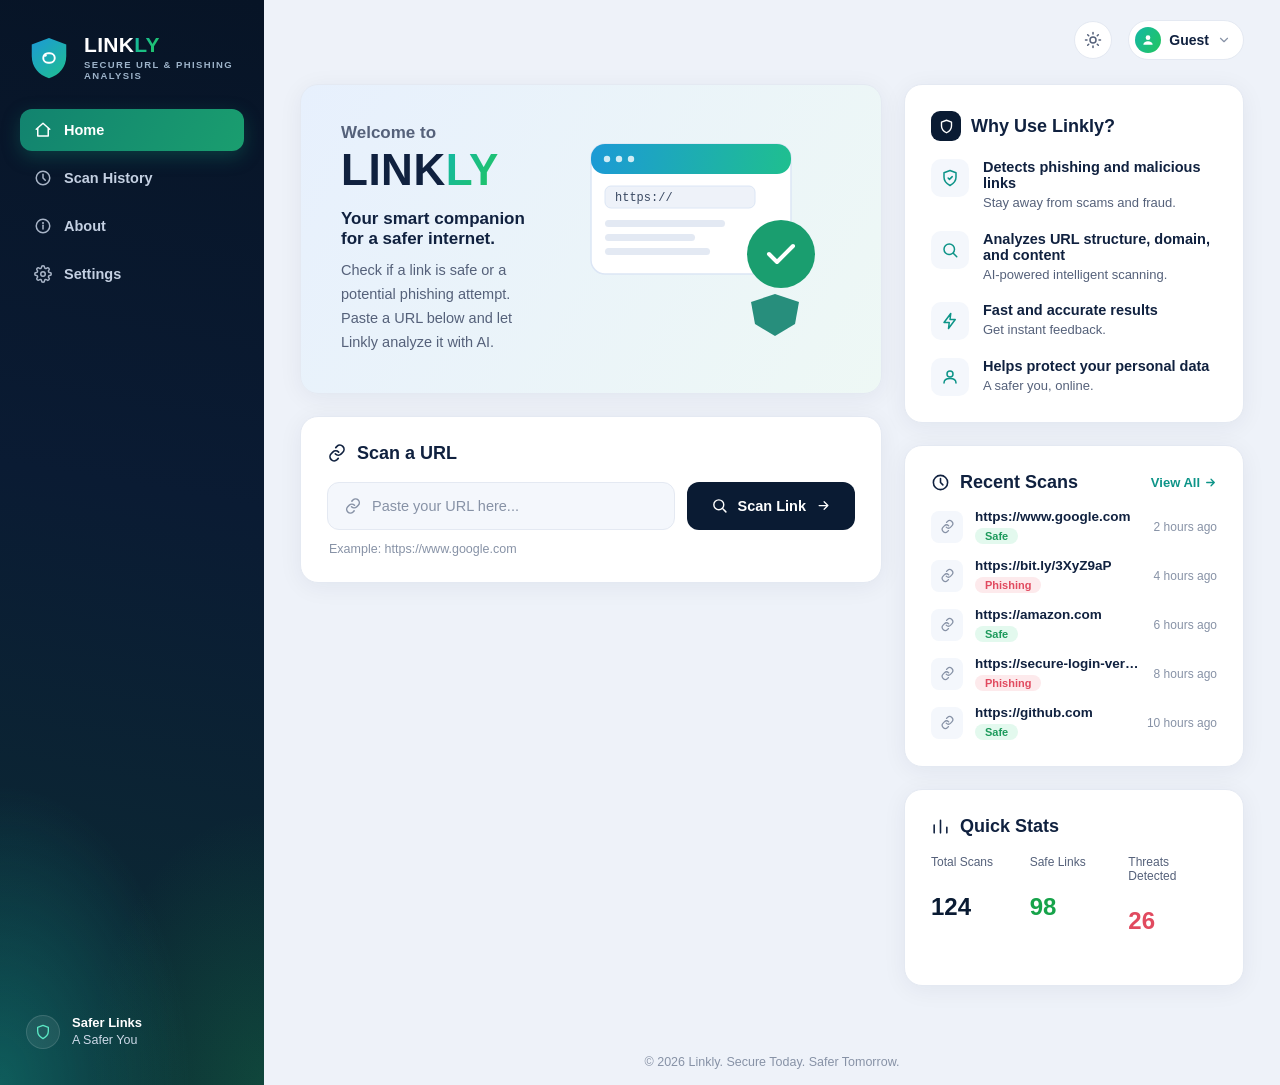
<file: Frontend/index.html>
<!DOCTYPE html>
<html lang="en">
<head>
<meta charset="UTF-8" />
<meta name="viewport" content="width=device-width, initial-scale=1.0" />
<title>Linkly — Secure URL &amp; Phishing Analysis</title>
<link rel="stylesheet" href="styles.css" />
</head>
<body>
<div class="app-shell">

  <!-- ================= SIDEBAR ================= -->
  <aside class="sidebar">
    <div class="brand">
      <svg class="brand-mark" viewBox="0 0 48 48" fill="none" xmlns="http://www.w3.org/2000/svg">
        <path d="M24 3L42 10V22C42 33.5 34.8 42 24 45C13.2 42 6 33.5 6 22V10L24 3Z" fill="url(#shieldGrad)"/>
        <path d="M18 24C18 21.2 20.2 19 23 19H25C27.8 19 30 21.2 30 24V24C30 26.8 27.8 29 25 29H23C20.2 29 18 26.8 18 24Z" stroke="white" stroke-width="2" fill="none"/>
        <circle cx="20" cy="21" r="1.6" fill="white"/>
        <defs>
          <linearGradient id="shieldGrad" x1="6" y1="3" x2="42" y2="45" gradientUnits="userSpaceOnUse">
            <stop stop-color="#1c9ad6"/>
            <stop offset="1" stop-color="#1fbf8f"/>
          </linearGradient>
        </defs>
      </svg>
      <div class="brand-text">
        <span class="brand-name">LINK<span class="accent">LY</span></span>
        <span class="brand-tag">SECURE URL &amp; PHISHING ANALYSIS</span>
      </div>
    </div>

    <nav class="nav">
      <a href="index.html" class="nav-item active">
        <svg width="18" height="18" viewBox="0 0 24 24" fill="none" stroke="currentColor" stroke-width="2" stroke-linecap="round" stroke-linejoin="round"><path d="M3 11l9-8 9 8"/><path d="M5 10v10h14V10"/></svg>
        Home
      </a>
      <a href="history.html" class="nav-item">
        <svg width="18" height="18" viewBox="0 0 24 24" fill="none" stroke="currentColor" stroke-width="2" stroke-linecap="round" stroke-linejoin="round"><circle cx="12" cy="12" r="9"/><path d="M12 7v5l3 3"/></svg>
        Scan History
      </a>
      <a href="about.html" class="nav-item">
        <svg width="18" height="18" viewBox="0 0 24 24" fill="none" stroke="currentColor" stroke-width="2" stroke-linecap="round" stroke-linejoin="round"><circle cx="12" cy="12" r="9"/><path d="M12 16v-5"/><circle cx="12" cy="8" r="0.5" fill="currentColor"/></svg>
        About
      </a>
      <a href="settings.html" class="nav-item">
        <svg width="18" height="18" viewBox="0 0 24 24" fill="none" stroke="currentColor" stroke-width="2" stroke-linecap="round" stroke-linejoin="round"><circle cx="12" cy="12" r="3"/><path d="M19.4 15a1.7 1.7 0 00.34 1.87l.06.06a2 2 0 11-2.83 2.83l-.06-.06a1.7 1.7 0 00-1.87-.34 1.7 1.7 0 00-1 1.55V21a2 2 0 11-4 0v-.09a1.7 1.7 0 00-1-1.55 1.7 1.7 0 00-1.87.34l-.06.06a2 2 0 11-2.83-2.83l.06-.06a1.7 1.7 0 00.34-1.87 1.7 1.7 0 00-1.55-1H3a2 2 0 110-4h.09a1.7 1.7 0 001.55-1 1.7 1.7 0 00-.34-1.87l-.06-.06a2 2 0 112.83-2.83l.06.06a1.7 1.7 0 001.87.34H9a1.7 1.7 0 001-1.55V3a2 2 0 114 0v.09a1.7 1.7 0 001 1.55 1.7 1.7 0 001.87-.34l.06-.06a2 2 0 112.83 2.83l-.06.06a1.7 1.7 0 00-.34 1.87V9a1.7 1.7 0 001.55 1H21a2 2 0 110 4h-.09a1.7 1.7 0 00-1.55 1z"/></svg>
        Settings
      </a>
    </nav>

    <div class="sidebar-footer">
      <div class="foot-icon">
        <svg width="16" height="16" viewBox="0 0 24 24" fill="none" stroke="#5be8c4" stroke-width="2" stroke-linecap="round" stroke-linejoin="round"><path d="M12 2l8 3v6c0 5-3.4 8.5-8 11-4.6-2.5-8-6-8-11V5l8-3z"/></svg>
      </div>
      <div class="foot-copy">
        <strong>Safer Links</strong>
        A Safer You
      </div>
    </div>
  </aside>

  <!-- ================= MAIN ================= -->
  <div class="main">

    <header class="topbar">
      <button class="icon-btn" id="themeToggle" title="Toggle theme" aria-label="Toggle theme">
        <svg width="18" height="18" viewBox="0 0 24 24" fill="none" stroke="currentColor" stroke-width="2" stroke-linecap="round" stroke-linejoin="round"><circle cx="12" cy="12" r="4"/><path d="M12 2v2M12 20v2M4.9 4.9l1.4 1.4M17.7 17.7l1.4 1.4M2 12h2M20 12h2M4.9 19.1l1.4-1.4M17.7 6.3l1.4-1.4"/></svg>
      </button>
      <div class="user-chip">
        <span class="avatar">
          <svg width="14" height="14" viewBox="0 0 24 24" fill="currentColor"><circle cx="12" cy="8" r="4"/><path d="M4 20c0-4 3.6-6 8-6s8 2 8 6"/></svg>
        </span>
        Guest
        <svg class="chevron" width="14" height="14" viewBox="0 0 24 24" fill="none" stroke="currentColor" stroke-width="2" stroke-linecap="round" stroke-linejoin="round"><path d="M6 9l6 6 6-6"/></svg>
      </div>
    </header>

    <main class="content">
      <section class="col-main">

        <!-- Hero -->
        <div class="hero">
          <div class="hero-copy">
            <p class="hero-eyebrow">Welcome to</p>
            <h1 class="hero-logo">LINK<span class="accent">LY</span></h1>
            <p class="hero-sub">Your smart companion for a safer internet.</p>
            <p class="hero-desc">Check if a link is safe or a potential phishing attempt. Paste a URL below and let Linkly analyze it with AI.</p>
          </div>
          <svg class="hero-art" viewBox="0 0 260 210" fill="none" xmlns="http://www.w3.org/2000/svg">
            <rect x="10" y="10" width="200" height="130" rx="14" fill="#ffffff" stroke="#dce6f5" stroke-width="1.5"/>
            <rect x="10" y="10" width="200" height="30" rx="14" fill="url(#browserBar)"/>
            <circle cx="26" cy="25" r="3.2" fill="#ffffffcc"/>
            <circle cx="38" cy="25" r="3.2" fill="#ffffffcc"/>
            <circle cx="50" cy="25" r="3.2" fill="#ffffffcc"/>
            <rect x="24" y="52" width="150" height="22" rx="6" fill="#eef2f9" stroke="#dce6f5"/>
            <text x="34" y="67" font-family="monospace" font-size="12" fill="#3b4a63">https://</text>
            <rect x="24" y="86" width="120" height="7" rx="3.5" fill="#e3e9f3"/>
            <rect x="24" y="100" width="90" height="7" rx="3.5" fill="#e3e9f3"/>
            <rect x="24" y="114" width="105" height="7" rx="3.5" fill="#e3e9f3"/>
            <circle cx="200" cy="120" r="34" fill="#1a9e6f"/>
            <path d="M188 120l8 8 16-16" stroke="white" stroke-width="4" stroke-linecap="round" stroke-linejoin="round" fill="none"/>
            <path d="M170 168l24-8 24 8-4 22-20 12-20-12-4-22z" fill="#12836f" opacity="0.9"/>
            <defs>
              <linearGradient id="browserBar" x1="10" y1="10" x2="210" y2="40" gradientUnits="userSpaceOnUse">
                <stop stop-color="#1c9ad6"/>
                <stop offset="1" stop-color="#1fbf8f"/>
              </linearGradient>
            </defs>
          </svg>
        </div>

        <!-- Scan a URL -->
        <div class="card">
          <h2 class="card-title">
            <svg width="20" height="20" viewBox="0 0 24 24" fill="none" stroke="currentColor" stroke-width="2" stroke-linecap="round" stroke-linejoin="round"><path d="M10 13a5 5 0 007.07 0l1.93-1.93a5 5 0 00-7.07-7.07L10.5 5.5"/><path d="M14 11a5 5 0 00-7.07 0L5 12.93a5 5 0 007.07 7.07L13.5 18.5"/></svg>
            Scan a URL
          </h2>
          <form class="scan-row" id="scanForm">
            <label class="scan-input-wrap" for="urlInput">
              <svg width="18" height="18" viewBox="0 0 24 24" fill="none" stroke="currentColor" stroke-width="2" stroke-linecap="round" stroke-linejoin="round"><path d="M10 13a5 5 0 007.07 0l1.93-1.93a5 5 0 00-7.07-7.07L10.5 5.5"/><path d="M14 11a5 5 0 00-7.07 0L5 12.93a5 5 0 007.07 7.07L13.5 18.5"/></svg>
              <input type="text" id="urlInput" placeholder="Paste your URL here..." autocomplete="off" />
            </label>
            <button type="submit" class="btn-primary">
              <svg width="17" height="17" viewBox="0 0 24 24" fill="none" stroke="currentColor" stroke-width="2" stroke-linecap="round" stroke-linejoin="round"><circle cx="11" cy="11" r="7"/><path d="M21 21l-4.3-4.3"/></svg>
              Scan Link
              <svg width="15" height="15" viewBox="0 0 24 24" fill="none" stroke="currentColor" stroke-width="2" stroke-linecap="round" stroke-linejoin="round"><path d="M5 12h14M13 6l6 6-6 6"/></svg>
            </button>
          </form>
          <p class="example-hint">Example: https://www.google.com</p>
        </div>

        <!-- Scan Result (hidden until a real scan runs) -->
        <div class="card" id="scanResultCard" style="display: none;">
          <h2 class="card-title">
            <span class="icon-badge">
              <svg width="15" height="15" viewBox="0 0 24 24" fill="none" stroke="currentColor" stroke-width="2.4" stroke-linecap="round" stroke-linejoin="round"><path d="M5 13l4 4L19 7"/></svg>
            </span>
            Scan Result
          </h2>

          <div class="result-banner safe">
            <span class="badge-icon">
              <svg width="16" height="16" viewBox="0 0 24 24" fill="none" stroke="currentColor" stroke-width="2.4" stroke-linecap="round" stroke-linejoin="round"><path d="M5 13l4 4L19 7"/></svg>
            </span>
            <div>
              <h3>This Link Looks Safe!</h3>
              <p>No suspicious activity detected. This URL appears to be legitimate.</p>
            </div>
          </div>

          <div class="result-details">
            <div class="detail-row">
              <span class="label">URL</span>
              <span class="value"><a href="#">https://www.google.com ↗</a></span>
            </div>
            <div class="detail-row">
              <span class="label">Domain</span>
              <span class="value">www.google.com</span>
            </div>
            <div class="detail-row">
              <span class="label">Risk Level</span>
              <span class="value"><span class="pill low">Low</span></span>
            </div>
            <div class="detail-row">
              <span class="label">Reason</span>
              <span class="value">
                <ul class="reason-list">
                  <li><svg width="15" height="15" viewBox="0 0 24 24" fill="none" stroke="currentColor" stroke-width="2.4" stroke-linecap="round" stroke-linejoin="round"><path d="M5 13l4 4L19 7"/></svg> Uses a trusted domain (Google)</li>
                  <li><svg width="15" height="15" viewBox="0 0 24 24" fill="none" stroke="currentColor" stroke-width="2.4" stroke-linecap="round" stroke-linejoin="round"><path d="M5 13l4 4L19 7"/></svg> Contains no suspicious keywords</li>
                  <li><svg width="15" height="15" viewBox="0 0 24 24" fill="none" stroke="currentColor" stroke-width="2.4" stroke-linecap="round" stroke-linejoin="round"><path d="M5 13l4 4L19 7"/></svg> Valid SSL certificate</li>
                </ul>
              </span>
            </div>
          </div>

          <div class="result-footer safe">
            <span class="dash">-----</span>
            <svg width="16" height="16" viewBox="0 0 24 24" fill="none" stroke="currentColor" stroke-width="2.4" stroke-linecap="round" stroke-linejoin="round"><path d="M5 13l4 4L19 7"/></svg>
            Safe to Visit
            <span class="dash">-----</span>
          </div>
        </div>
      </section>

      <!-- Sidebar column -->
      <section class="col-side">
        <div class="card">
          <h2 class="card-title">
            <span class="icon-badge">
              <svg width="15" height="15" viewBox="0 0 24 24" fill="none" stroke="currentColor" stroke-width="2.2" stroke-linecap="round" stroke-linejoin="round"><path d="M12 2l8 3v6c0 5-3.4 8.5-8 11-4.6-2.5-8-6-8-11V5l8-3z"/></svg>
            </span>
            Why Use Linkly?
          </h2>
          <div class="why-list">
            <div class="why-item">
              <span class="why-icon"><svg width="18" height="18" viewBox="0 0 24 24" fill="none" stroke="currentColor" stroke-width="2" stroke-linecap="round" stroke-linejoin="round"><path d="M12 2l8 3v6c0 5-3.4 8.5-8 11-4.6-2.5-8-6-8-11V5l8-3z"/><path d="M9.5 12l1.8 1.8L15 10.2"/></svg></span>
              <div>
                <h4>Detects phishing and malicious links</h4>
                <p>Stay away from scams and fraud.</p>
              </div>
            </div>
            <div class="why-item">
              <span class="why-icon"><svg width="18" height="18" viewBox="0 0 24 24" fill="none" stroke="currentColor" stroke-width="2" stroke-linecap="round" stroke-linejoin="round"><circle cx="11" cy="11" r="7"/><path d="M21 21l-4.3-4.3"/></svg></span>
              <div>
                <h4>Analyzes URL structure, domain, and content</h4>
                <p>AI-powered intelligent scanning.</p>
              </div>
            </div>
            <div class="why-item">
              <span class="why-icon"><svg width="18" height="18" viewBox="0 0 24 24" fill="none" stroke="currentColor" stroke-width="2" stroke-linecap="round" stroke-linejoin="round"><path d="M13 2L4 14h7l-1 8 9-12h-7l1-8z"/></svg></span>
              <div>
                <h4>Fast and accurate results</h4>
                <p>Get instant feedback.</p>
              </div>
            </div>
            <div class="why-item">
              <span class="why-icon"><svg width="18" height="18" viewBox="0 0 24 24" fill="none" stroke="currentColor" stroke-width="2" stroke-linecap="round" stroke-linejoin="round"><circle cx="12" cy="8" r="4"/><path d="M4 20c0-4 3.6-6 8-6s8 2 8 6"/></svg></span>
              <div>
                <h4>Helps protect your personal data</h4>
                <p>A safer you, online.</p>
              </div>
            </div>
          </div>
        </div>

        <div class="card">
          <div class="card-header-row">
            <h2 class="card-title">
              <svg width="19" height="19" viewBox="0 0 24 24" fill="none" stroke="currentColor" stroke-width="2" stroke-linecap="round" stroke-linejoin="round"><circle cx="12" cy="12" r="9"/><path d="M12 7v5l3 3"/></svg>
              Recent Scans
            </h2>
            <a href="history.html" class="view-all">View All
              <svg width="13" height="13" viewBox="0 0 24 24" fill="none" stroke="currentColor" stroke-width="2.4" stroke-linecap="round" stroke-linejoin="round"><path d="M5 12h14M13 6l6 6-6 6"/></svg>
            </a>
          </div>
          <div class="scan-list">
            <div class="scan-list-item">
              <span class="link-icon"><svg width="15" height="15" viewBox="0 0 24 24" fill="none" stroke="currentColor" stroke-width="2" stroke-linecap="round" stroke-linejoin="round"><path d="M10 13a5 5 0 007.07 0l1.93-1.93a5 5 0 00-7.07-7.07L10.5 5.5"/><path d="M14 11a5 5 0 00-7.07 0L5 12.93a5 5 0 007.07 7.07L13.5 18.5"/></svg></span>
              <div class="scan-info">
                <span class="scan-url">https://www.google.com</span>
                <span class="badge safe">Safe</span>
              </div>
              <span class="scan-time">2 hours ago</span>
            </div>
            <div class="scan-list-item">
              <span class="link-icon"><svg width="15" height="15" viewBox="0 0 24 24" fill="none" stroke="currentColor" stroke-width="2" stroke-linecap="round" stroke-linejoin="round"><path d="M10 13a5 5 0 007.07 0l1.93-1.93a5 5 0 00-7.07-7.07L10.5 5.5"/><path d="M14 11a5 5 0 00-7.07 0L5 12.93a5 5 0 007.07 7.07L13.5 18.5"/></svg></span>
              <div class="scan-info">
                <span class="scan-url">https://bit.ly/3XyZ9aP</span>
                <span class="badge risk">Phishing</span>
              </div>
              <span class="scan-time">4 hours ago</span>
            </div>
            <div class="scan-list-item">
              <span class="link-icon"><svg width="15" height="15" viewBox="0 0 24 24" fill="none" stroke="currentColor" stroke-width="2" stroke-linecap="round" stroke-linejoin="round"><path d="M10 13a5 5 0 007.07 0l1.93-1.93a5 5 0 00-7.07-7.07L10.5 5.5"/><path d="M14 11a5 5 0 00-7.07 0L5 12.93a5 5 0 007.07 7.07L13.5 18.5"/></svg></span>
              <div class="scan-info">
                <span class="scan-url">https://amazon.com</span>
                <span class="badge safe">Safe</span>
              </div>
              <span class="scan-time">6 hours ago</span>
            </div>
            <div class="scan-list-item">
              <span class="link-icon"><svg width="15" height="15" viewBox="0 0 24 24" fill="none" stroke="currentColor" stroke-width="2" stroke-linecap="round" stroke-linejoin="round"><path d="M10 13a5 5 0 007.07 0l1.93-1.93a5 5 0 00-7.07-7.07L10.5 5.5"/><path d="M14 11a5 5 0 00-7.07 0L5 12.93a5 5 0 007.07 7.07L13.5 18.5"/></svg></span>
              <div class="scan-info">
                <span class="scan-url">https://secure-login-verify-account.com</span>
                <span class="badge risk">Phishing</span>
              </div>
              <span class="scan-time">8 hours ago</span>
            </div>
            <div class="scan-list-item">
              <span class="link-icon"><svg width="15" height="15" viewBox="0 0 24 24" fill="none" stroke="currentColor" stroke-width="2" stroke-linecap="round" stroke-linejoin="round"><path d="M10 13a5 5 0 007.07 0l1.93-1.93a5 5 0 00-7.07-7.07L10.5 5.5"/><path d="M14 11a5 5 0 00-7.07 0L5 12.93a5 5 0 007.07 7.07L13.5 18.5"/></svg></span>
              <div class="scan-info">
                <span class="scan-url">https://github.com</span>
                <span class="badge safe">Safe</span>
              </div>
              <span class="scan-time">10 hours ago</span>
            </div>
          </div>
        </div>

        <div class="card">
          <h2 class="card-title">
            <svg width="19" height="19" viewBox="0 0 24 24" fill="none" stroke="currentColor" stroke-width="2" stroke-linecap="round" stroke-linejoin="round"><path d="M4 20V10M12 20V4M20 20v-7"/></svg>
            Quick Stats
          </h2>
          <div class="stats-row">
            <div class="stat-box total">
              <p class="stat-label">Total Scans</p>
              <p class="stat-value">124</p>
            </div>
            <div class="stat-box safe">
              <p class="stat-label">Safe Links</p>
              <p class="stat-value">98</p>
            </div>
            <div class="stat-box risk">
              <p class="stat-label">Threats Detected</p>
              <p class="stat-value">26</p>
            </div>
          </div>
        </div>
      </section>
    </main>

    <p class="page-footer">© 2026 Linkly. Secure Today. Safer Tomorrow.</p>
  </div>
</div>

<script src="script.js"></script>
</body>
</html>
</file>
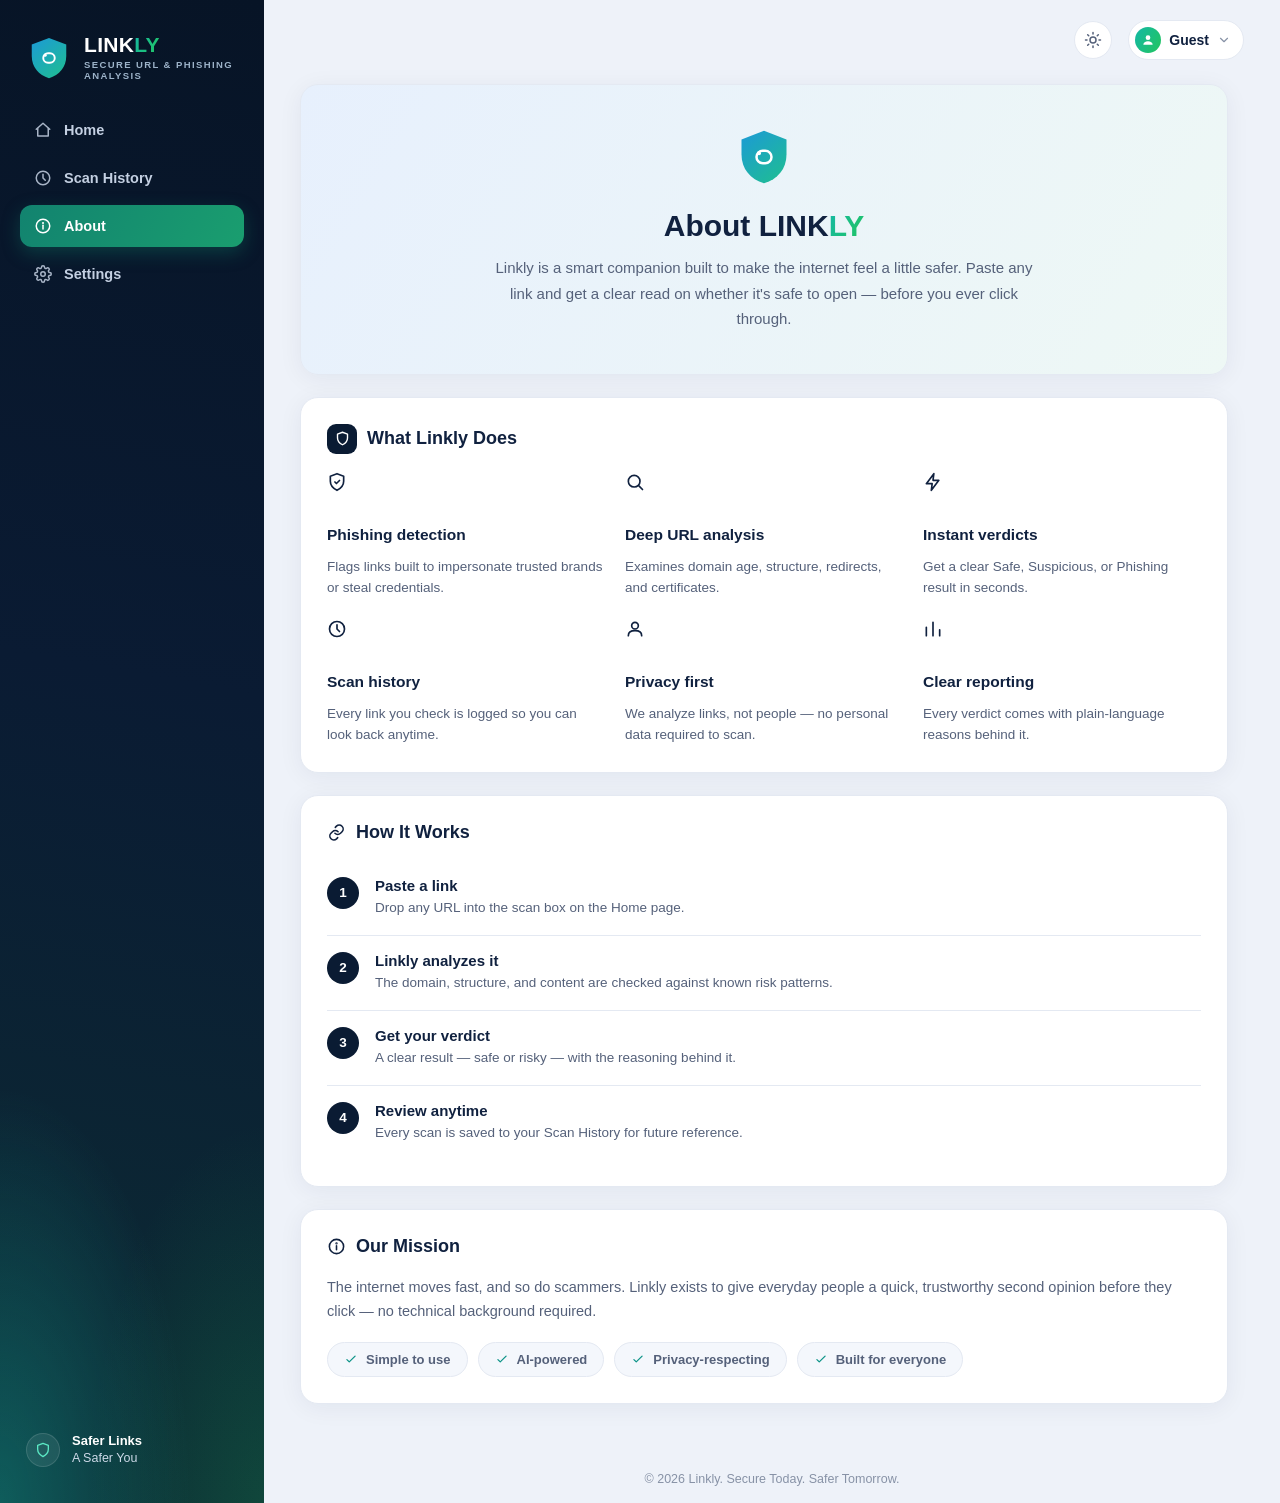
<file: Frontend/about.html>
<!DOCTYPE html>
<html lang="en">
<head>
<meta charset="UTF-8" />
<meta name="viewport" content="width=device-width, initial-scale=1.0" />
<title>About — Linkly</title>
<link rel="stylesheet" href="styles.css" />
</head>
<body>
<div class="app-shell">

  <!-- ================= SIDEBAR ================= -->
  <aside class="sidebar">
    <div class="brand">
      <svg class="brand-mark" viewBox="0 0 48 48" fill="none" xmlns="http://www.w3.org/2000/svg">
        <path d="M24 3L42 10V22C42 33.5 34.8 42 24 45C13.2 42 6 33.5 6 22V10L24 3Z" fill="url(#shieldGrad)"/>
        <path d="M18 24C18 21.2 20.2 19 23 19H25C27.8 19 30 21.2 30 24V24C30 26.8 27.8 29 25 29H23C20.2 29 18 26.8 18 24Z" stroke="white" stroke-width="2" fill="none"/>
        <circle cx="20" cy="21" r="1.6" fill="white"/>
        <defs>
          <linearGradient id="shieldGrad" x1="6" y1="3" x2="42" y2="45" gradientUnits="userSpaceOnUse">
            <stop stop-color="#1c9ad6"/>
            <stop offset="1" stop-color="#1fbf8f"/>
          </linearGradient>
        </defs>
      </svg>
      <div class="brand-text">
        <span class="brand-name">LINK<span class="accent">LY</span></span>
        <span class="brand-tag">SECURE URL &amp; PHISHING ANALYSIS</span>
      </div>
    </div>

    <nav class="nav">
      <a href="index.html" class="nav-item">
        <svg width="18" height="18" viewBox="0 0 24 24" fill="none" stroke="currentColor" stroke-width="2" stroke-linecap="round" stroke-linejoin="round"><path d="M3 11l9-8 9 8"/><path d="M5 10v10h14V10"/></svg>
        Home
      </a>
      <a href="history.html" class="nav-item">
        <svg width="18" height="18" viewBox="0 0 24 24" fill="none" stroke="currentColor" stroke-width="2" stroke-linecap="round" stroke-linejoin="round"><circle cx="12" cy="12" r="9"/><path d="M12 7v5l3 3"/></svg>
        Scan History
      </a>
      <a href="about.html" class="nav-item active">
        <svg width="18" height="18" viewBox="0 0 24 24" fill="none" stroke="currentColor" stroke-width="2" stroke-linecap="round" stroke-linejoin="round"><circle cx="12" cy="12" r="9"/><path d="M12 16v-5"/><circle cx="12" cy="8" r="0.5" fill="currentColor"/></svg>
        About
      </a>
      <a href="settings.html" class="nav-item">
        <svg width="18" height="18" viewBox="0 0 24 24" fill="none" stroke="currentColor" stroke-width="2" stroke-linecap="round" stroke-linejoin="round"><circle cx="12" cy="12" r="3"/><path d="M19.4 15a1.7 1.7 0 00.34 1.87l.06.06a2 2 0 11-2.83 2.83l-.06-.06a1.7 1.7 0 00-1.87-.34 1.7 1.7 0 00-1 1.55V21a2 2 0 11-4 0v-.09a1.7 1.7 0 00-1-1.55 1.7 1.7 0 00-1.87.34l-.06.06a2 2 0 11-2.83-2.83l.06-.06a1.7 1.7 0 00.34-1.87 1.7 1.7 0 00-1.55-1H3a2 2 0 110-4h.09a1.7 1.7 0 001.55-1 1.7 1.7 0 00-.34-1.87l-.06-.06a2 2 0 112.83-2.83l.06.06a1.7 1.7 0 001.87.34H9a1.7 1.7 0 001-1.55V3a2 2 0 114 0v.09a1.7 1.7 0 001 1.55 1.7 1.7 0 001.87-.34l.06-.06a2 2 0 112.83 2.83l-.06.06a1.7 1.7 0 00-.34 1.87V9a1.7 1.7 0 001.55 1H21a2 2 0 110 4h-.09a1.7 1.7 0 00-1.55 1z"/></svg>
        Settings
      </a>
    </nav>

    <div class="sidebar-footer">
      <div class="foot-icon">
        <svg width="16" height="16" viewBox="0 0 24 24" fill="none" stroke="#5be8c4" stroke-width="2" stroke-linecap="round" stroke-linejoin="round"><path d="M12 2l8 3v6c0 5-3.4 8.5-8 11-4.6-2.5-8-6-8-11V5l8-3z"/></svg>
      </div>
      <div class="foot-copy">
        <strong>Safer Links</strong>
        A Safer You
      </div>
    </div>
  </aside>

  <!-- ================= MAIN ================= -->
  <div class="main">

    <header class="topbar">
      <button class="icon-btn" id="themeToggle" title="Toggle theme" aria-label="Toggle theme">
        <svg width="18" height="18" viewBox="0 0 24 24" fill="none" stroke="currentColor" stroke-width="2" stroke-linecap="round" stroke-linejoin="round"><circle cx="12" cy="12" r="4"/><path d="M12 2v2M12 20v2M4.9 4.9l1.4 1.4M17.7 17.7l1.4 1.4M2 12h2M20 12h2M4.9 19.1l1.4-1.4M17.7 6.3l1.4-1.4"/></svg>
      </button>
      <div class="user-chip">
        <span class="avatar">
          <svg width="14" height="14" viewBox="0 0 24 24" fill="currentColor"><circle cx="12" cy="8" r="4"/><path d="M4 20c0-4 3.6-6 8-6s8 2 8 6"/></svg>
        </span>
        Guest
        <svg class="chevron" width="14" height="14" viewBox="0 0 24 24" fill="none" stroke="currentColor" stroke-width="2" stroke-linecap="round" stroke-linejoin="round"><path d="M6 9l6 6 6-6"/></svg>
      </div>
    </header>

    <main class="content single-col">
      <section class="col-main">

        <div class="about-hero">
          <svg class="brand-mark" viewBox="0 0 48 48" fill="none" xmlns="http://www.w3.org/2000/svg">
            <path d="M24 3L42 10V22C42 33.5 34.8 42 24 45C13.2 42 6 33.5 6 22V10L24 3Z" fill="url(#shieldGrad2)"/>
            <path d="M18 24C18 21.2 20.2 19 23 19H25C27.8 19 30 21.2 30 24V24C30 26.8 27.8 29 25 29H23C20.2 29 18 26.8 18 24Z" stroke="white" stroke-width="2" fill="none"/>
            <circle cx="20" cy="21" r="1.6" fill="white"/>
            <defs>
              <linearGradient id="shieldGrad2" x1="6" y1="3" x2="42" y2="45" gradientUnits="userSpaceOnUse">
                <stop stop-color="#1c9ad6"/>
                <stop offset="1" stop-color="#1fbf8f"/>
              </linearGradient>
            </defs>
          </svg>
          <h1>About LINK<span class="accent">LY</span></h1>
          <p>Linkly is a smart companion built to make the internet feel a little safer. Paste any link and get a clear read on whether it's safe to open — before you ever click through.</p>
        </div>

        <div class="card">
          <h2 class="card-title">
            <span class="icon-badge">
              <svg width="15" height="15" viewBox="0 0 24 24" fill="none" stroke="currentColor" stroke-width="2.2" stroke-linecap="round" stroke-linejoin="round"><path d="M12 2l8 3v6c0 5-3.4 8.5-8 11-4.6-2.5-8-6-8-11V5l8-3z"/></svg>
            </span>
            What Linkly Does
          </h2>
          <div class="about-grid">
            <div class="about-feature">
              <span class="why-icon"><svg width="20" height="20" viewBox="0 0 24 24" fill="none" stroke="currentColor" stroke-width="2" stroke-linecap="round" stroke-linejoin="round"><path d="M12 2l8 3v6c0 5-3.4 8.5-8 11-4.6-2.5-8-6-8-11V5l8-3z"/><path d="M9.5 12l1.8 1.8L15 10.2"/></svg></span>
              <h4>Phishing detection</h4>
              <p>Flags links built to impersonate trusted brands or steal credentials.</p>
            </div>
            <div class="about-feature">
              <span class="why-icon"><svg width="20" height="20" viewBox="0 0 24 24" fill="none" stroke="currentColor" stroke-width="2" stroke-linecap="round" stroke-linejoin="round"><circle cx="11" cy="11" r="7"/><path d="M21 21l-4.3-4.3"/></svg></span>
              <h4>Deep URL analysis</h4>
              <p>Examines domain age, structure, redirects, and certificates.</p>
            </div>
            <div class="about-feature">
              <span class="why-icon"><svg width="20" height="20" viewBox="0 0 24 24" fill="none" stroke="currentColor" stroke-width="2" stroke-linecap="round" stroke-linejoin="round"><path d="M13 2L4 14h7l-1 8 9-12h-7l1-8z"/></svg></span>
              <h4>Instant verdicts</h4>
              <p>Get a clear Safe, Suspicious, or Phishing result in seconds.</p>
            </div>
            <div class="about-feature">
              <span class="why-icon"><svg width="20" height="20" viewBox="0 0 24 24" fill="none" stroke="currentColor" stroke-width="2" stroke-linecap="round" stroke-linejoin="round"><circle cx="12" cy="12" r="9"/><path d="M12 7v5l3 3"/></svg></span>
              <h4>Scan history</h4>
              <p>Every link you check is logged so you can look back anytime.</p>
            </div>
            <div class="about-feature">
              <span class="why-icon"><svg width="20" height="20" viewBox="0 0 24 24" fill="none" stroke="currentColor" stroke-width="2" stroke-linecap="round" stroke-linejoin="round"><circle cx="12" cy="8" r="4"/><path d="M4 20c0-4 3.6-6 8-6s8 2 8 6"/></svg></span>
              <h4>Privacy first</h4>
              <p>We analyze links, not people — no personal data required to scan.</p>
            </div>
            <div class="about-feature">
              <span class="why-icon"><svg width="20" height="20" viewBox="0 0 24 24" fill="none" stroke="currentColor" stroke-width="2" stroke-linecap="round" stroke-linejoin="round"><path d="M4 20V10M12 20V4M20 20v-7"/></svg></span>
              <h4>Clear reporting</h4>
              <p>Every verdict comes with plain-language reasons behind it.</p>
            </div>
          </div>
        </div>

        <div class="card">
          <h2 class="card-title">
            <svg width="19" height="19" viewBox="0 0 24 24" fill="none" stroke="currentColor" stroke-width="2" stroke-linecap="round" stroke-linejoin="round"><path d="M10 13a5 5 0 007.07 0l1.93-1.93a5 5 0 00-7.07-7.07L10.5 5.5"/><path d="M14 11a5 5 0 00-7.07 0L5 12.93a5 5 0 007.07 7.07L13.5 18.5"/></svg>
            How It Works
          </h2>
          <div class="steps-list">
            <div class="step-row">
              <span class="step-num">1</span>
              <div>
                <h4>Paste a link</h4>
                <p>Drop any URL into the scan box on the Home page.</p>
              </div>
            </div>
            <div class="step-row">
              <span class="step-num">2</span>
              <div>
                <h4>Linkly analyzes it</h4>
                <p>The domain, structure, and content are checked against known risk patterns.</p>
              </div>
            </div>
            <div class="step-row">
              <span class="step-num">3</span>
              <div>
                <h4>Get your verdict</h4>
                <p>A clear result — safe or risky — with the reasoning behind it.</p>
              </div>
            </div>
            <div class="step-row">
              <span class="step-num">4</span>
              <div>
                <h4>Review anytime</h4>
                <p>Every scan is saved to your Scan History for future reference.</p>
              </div>
            </div>
          </div>
        </div>

        <div class="card">
          <h2 class="card-title">
            <svg width="19" height="19" viewBox="0 0 24 24" fill="none" stroke="currentColor" stroke-width="2" stroke-linecap="round" stroke-linejoin="round"><circle cx="12" cy="12" r="9"/><path d="M12 16v-5"/><circle cx="12" cy="8" r="0.5" fill="currentColor"/></svg>
            Our Mission
          </h2>
          <p style="color: var(--text-secondary); font-size: 14.5px; line-height: 1.7; margin: 0 0 18px;">
            The internet moves fast, and so do scammers. Linkly exists to give everyday people a quick, trustworthy second opinion before they click — no technical background required.
          </p>
          <div class="tag-row">
            <span class="tag-pill"><svg width="14" height="14" viewBox="0 0 24 24" fill="none" stroke="currentColor" stroke-width="2.2" stroke-linecap="round" stroke-linejoin="round"><path d="M5 13l4 4L19 7"/></svg> Simple to use</span>
            <span class="tag-pill"><svg width="14" height="14" viewBox="0 0 24 24" fill="none" stroke="currentColor" stroke-width="2.2" stroke-linecap="round" stroke-linejoin="round"><path d="M5 13l4 4L19 7"/></svg> AI-powered</span>
            <span class="tag-pill"><svg width="14" height="14" viewBox="0 0 24 24" fill="none" stroke="currentColor" stroke-width="2.2" stroke-linecap="round" stroke-linejoin="round"><path d="M5 13l4 4L19 7"/></svg> Privacy-respecting</span>
            <span class="tag-pill"><svg width="14" height="14" viewBox="0 0 24 24" fill="none" stroke="currentColor" stroke-width="2.2" stroke-linecap="round" stroke-linejoin="round"><path d="M5 13l4 4L19 7"/></svg> Built for everyone</span>
          </div>
        </div>

      </section>
    </main>

    <p class="page-footer">© 2026 Linkly. Secure Today. Safer Tomorrow.</p>
  </div>
</div>

<script src="script.js"></script>
</body>
</html>
</file>
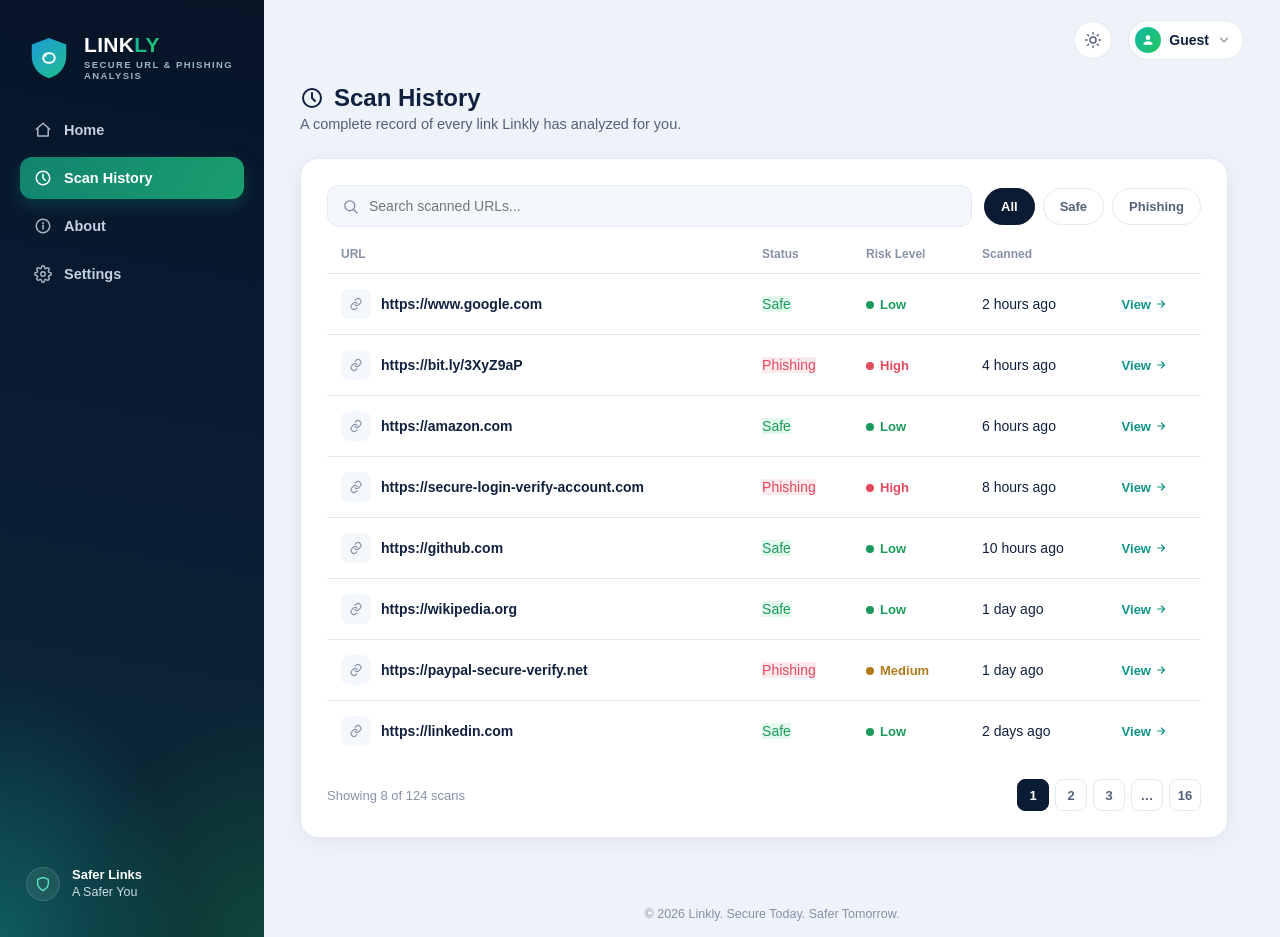
<file: Frontend/history.html>
<!DOCTYPE html>
<html lang="en">
<head>
<meta charset="UTF-8" />
<meta name="viewport" content="width=device-width, initial-scale=1.0" />
<title>Scan History — Linkly</title>
<link rel="stylesheet" href="styles.css" />
</head>
<body>
<div class="app-shell">

  <!-- ================= SIDEBAR ================= -->
  <aside class="sidebar">
    <div class="brand">
      <svg class="brand-mark" viewBox="0 0 48 48" fill="none" xmlns="http://www.w3.org/2000/svg">
        <path d="M24 3L42 10V22C42 33.5 34.8 42 24 45C13.2 42 6 33.5 6 22V10L24 3Z" fill="url(#shieldGrad)"/>
        <path d="M18 24C18 21.2 20.2 19 23 19H25C27.8 19 30 21.2 30 24V24C30 26.8 27.8 29 25 29H23C20.2 29 18 26.8 18 24Z" stroke="white" stroke-width="2" fill="none"/>
        <circle cx="20" cy="21" r="1.6" fill="white"/>
        <defs>
          <linearGradient id="shieldGrad" x1="6" y1="3" x2="42" y2="45" gradientUnits="userSpaceOnUse">
            <stop stop-color="#1c9ad6"/>
            <stop offset="1" stop-color="#1fbf8f"/>
          </linearGradient>
        </defs>
      </svg>
      <div class="brand-text">
        <span class="brand-name">LINK<span class="accent">LY</span></span>
        <span class="brand-tag">SECURE URL &amp; PHISHING ANALYSIS</span>
      </div>
    </div>

    <nav class="nav">
      <a href="index.html" class="nav-item">
        <svg width="18" height="18" viewBox="0 0 24 24" fill="none" stroke="currentColor" stroke-width="2" stroke-linecap="round" stroke-linejoin="round"><path d="M3 11l9-8 9 8"/><path d="M5 10v10h14V10"/></svg>
        Home
      </a>
      <a href="history.html" class="nav-item active">
        <svg width="18" height="18" viewBox="0 0 24 24" fill="none" stroke="currentColor" stroke-width="2" stroke-linecap="round" stroke-linejoin="round"><circle cx="12" cy="12" r="9"/><path d="M12 7v5l3 3"/></svg>
        Scan History
      </a>
      <a href="about.html" class="nav-item">
        <svg width="18" height="18" viewBox="0 0 24 24" fill="none" stroke="currentColor" stroke-width="2" stroke-linecap="round" stroke-linejoin="round"><circle cx="12" cy="12" r="9"/><path d="M12 16v-5"/><circle cx="12" cy="8" r="0.5" fill="currentColor"/></svg>
        About
      </a>
      <a href="settings.html" class="nav-item">
        <svg width="18" height="18" viewBox="0 0 24 24" fill="none" stroke="currentColor" stroke-width="2" stroke-linecap="round" stroke-linejoin="round"><circle cx="12" cy="12" r="3"/><path d="M19.4 15a1.7 1.7 0 00.34 1.87l.06.06a2 2 0 11-2.83 2.83l-.06-.06a1.7 1.7 0 00-1.87-.34 1.7 1.7 0 00-1 1.55V21a2 2 0 11-4 0v-.09a1.7 1.7 0 00-1-1.55 1.7 1.7 0 00-1.87.34l-.06.06a2 2 0 11-2.83-2.83l.06-.06a1.7 1.7 0 00.34-1.87 1.7 1.7 0 00-1.55-1H3a2 2 0 110-4h.09a1.7 1.7 0 001.55-1 1.7 1.7 0 00-.34-1.87l-.06-.06a2 2 0 112.83-2.83l.06.06a1.7 1.7 0 001.87.34H9a1.7 1.7 0 001-1.55V3a2 2 0 114 0v.09a1.7 1.7 0 001 1.55 1.7 1.7 0 001.87-.34l.06-.06a2 2 0 112.83 2.83l-.06.06a1.7 1.7 0 00-.34 1.87V9a1.7 1.7 0 001.55 1H21a2 2 0 110 4h-.09a1.7 1.7 0 00-1.55 1z"/></svg>
        Settings
      </a>
    </nav>

    <div class="sidebar-footer">
      <div class="foot-icon">
        <svg width="16" height="16" viewBox="0 0 24 24" fill="none" stroke="#5be8c4" stroke-width="2" stroke-linecap="round" stroke-linejoin="round"><path d="M12 2l8 3v6c0 5-3.4 8.5-8 11-4.6-2.5-8-6-8-11V5l8-3z"/></svg>
      </div>
      <div class="foot-copy">
        <strong>Safer Links</strong>
        A Safer You
      </div>
    </div>
  </aside>

  <!-- ================= MAIN ================= -->
  <div class="main">

    <header class="topbar">
      <button class="icon-btn" id="themeToggle" title="Toggle theme" aria-label="Toggle theme">
        <svg width="18" height="18" viewBox="0 0 24 24" fill="none" stroke="currentColor" stroke-width="2" stroke-linecap="round" stroke-linejoin="round"><circle cx="12" cy="12" r="4"/><path d="M12 2v2M12 20v2M4.9 4.9l1.4 1.4M17.7 17.7l1.4 1.4M2 12h2M20 12h2M4.9 19.1l1.4-1.4M17.7 6.3l1.4-1.4"/></svg>
      </button>
      <div class="user-chip">
        <span class="avatar">
          <svg width="14" height="14" viewBox="0 0 24 24" fill="currentColor"><circle cx="12" cy="8" r="4"/><path d="M4 20c0-4 3.6-6 8-6s8 2 8 6"/></svg>
        </span>
        Guest
        <svg class="chevron" width="14" height="14" viewBox="0 0 24 24" fill="none" stroke="currentColor" stroke-width="2" stroke-linecap="round" stroke-linejoin="round"><path d="M6 9l6 6 6-6"/></svg>
      </div>
    </header>

    <main class="content single-col">
      <section class="col-main">

        <div class="page-head">
          <h1>
            <svg width="24" height="24" viewBox="0 0 24 24" fill="none" stroke="currentColor" stroke-width="2" stroke-linecap="round" stroke-linejoin="round"><circle cx="12" cy="12" r="9"/><path d="M12 7v5l3 3"/></svg>
            Scan History
          </h1>
          <p>A complete record of every link Linkly has analyzed for you.</p>
        </div>

        <div class="card">
          <div class="filter-bar" style="margin-bottom: 20px;">
            <label class="search-wrap" for="historySearch">
              <svg width="17" height="17" viewBox="0 0 24 24" fill="none" stroke="currentColor" stroke-width="2" stroke-linecap="round" stroke-linejoin="round"><circle cx="11" cy="11" r="7"/><path d="M21 21l-4.3-4.3"/></svg>
              <input type="text" id="historySearch" placeholder="Search scanned URLs..." />
            </label>
            <div class="filter-chips">
              <button class="chip active all" data-filter="all">All</button>
              <button class="chip" data-filter="safe">Safe</button>
              <button class="chip" data-filter="risk">Phishing</button>
            </div>
          </div>

          <div class="table-wrap">
            <table class="history-table" id="historyTable">
              <thead>
                <tr>
                  <th>URL</th>
                  <th>Status</th>
                  <th>Risk Level</th>
                  <th>Scanned</th>
                  <th></th>
                </tr>
              </thead>
              <tbody>
                <tr data-status="safe">
                  <td><span class="url-cell"><span class="link-icon"><svg width="14" height="14" viewBox="0 0 24 24" fill="none" stroke="currentColor" stroke-width="2" stroke-linecap="round" stroke-linejoin="round"><path d="M10 13a5 5 0 007.07 0l1.93-1.93a5 5 0 00-7.07-7.07L10.5 5.5"/><path d="M14 11a5 5 0 00-7.07 0L5 12.93a5 5 0 007.07 7.07L13.5 18.5"/></svg></span>https://www.google.com</span></td>
                  <td><span class="badge safe">Safe</span></td>
                  <td><span class="risk-dot low">Low</span></td>
                  <td>2 hours ago</td>
                  <td><a href="#" class="row-action">View <svg width="12" height="12" viewBox="0 0 24 24" fill="none" stroke="currentColor" stroke-width="2.4" stroke-linecap="round" stroke-linejoin="round"><path d="M5 12h14M13 6l6 6-6 6"/></svg></a></td>
                </tr>
                <tr data-status="risk">
                  <td><span class="url-cell"><span class="link-icon"><svg width="14" height="14" viewBox="0 0 24 24" fill="none" stroke="currentColor" stroke-width="2" stroke-linecap="round" stroke-linejoin="round"><path d="M10 13a5 5 0 007.07 0l1.93-1.93a5 5 0 00-7.07-7.07L10.5 5.5"/><path d="M14 11a5 5 0 00-7.07 0L5 12.93a5 5 0 007.07 7.07L13.5 18.5"/></svg></span>https://bit.ly/3XyZ9aP</span></td>
                  <td><span class="badge risk">Phishing</span></td>
                  <td><span class="risk-dot high">High</span></td>
                  <td>4 hours ago</td>
                  <td><a href="#" class="row-action">View <svg width="12" height="12" viewBox="0 0 24 24" fill="none" stroke="currentColor" stroke-width="2.4" stroke-linecap="round" stroke-linejoin="round"><path d="M5 12h14M13 6l6 6-6 6"/></svg></a></td>
                </tr>
                <tr data-status="safe">
                  <td><span class="url-cell"><span class="link-icon"><svg width="14" height="14" viewBox="0 0 24 24" fill="none" stroke="currentColor" stroke-width="2" stroke-linecap="round" stroke-linejoin="round"><path d="M10 13a5 5 0 007.07 0l1.93-1.93a5 5 0 00-7.07-7.07L10.5 5.5"/><path d="M14 11a5 5 0 00-7.07 0L5 12.93a5 5 0 007.07 7.07L13.5 18.5"/></svg></span>https://amazon.com</span></td>
                  <td><span class="badge safe">Safe</span></td>
                  <td><span class="risk-dot low">Low</span></td>
                  <td>6 hours ago</td>
                  <td><a href="#" class="row-action">View <svg width="12" height="12" viewBox="0 0 24 24" fill="none" stroke="currentColor" stroke-width="2.4" stroke-linecap="round" stroke-linejoin="round"><path d="M5 12h14M13 6l6 6-6 6"/></svg></a></td>
                </tr>
                <tr data-status="risk">
                  <td><span class="url-cell"><span class="link-icon"><svg width="14" height="14" viewBox="0 0 24 24" fill="none" stroke="currentColor" stroke-width="2" stroke-linecap="round" stroke-linejoin="round"><path d="M10 13a5 5 0 007.07 0l1.93-1.93a5 5 0 00-7.07-7.07L10.5 5.5"/><path d="M14 11a5 5 0 00-7.07 0L5 12.93a5 5 0 007.07 7.07L13.5 18.5"/></svg></span>https://secure-login-verify-account.com</span></td>
                  <td><span class="badge risk">Phishing</span></td>
                  <td><span class="risk-dot high">High</span></td>
                  <td>8 hours ago</td>
                  <td><a href="#" class="row-action">View <svg width="12" height="12" viewBox="0 0 24 24" fill="none" stroke="currentColor" stroke-width="2.4" stroke-linecap="round" stroke-linejoin="round"><path d="M5 12h14M13 6l6 6-6 6"/></svg></a></td>
                </tr>
                <tr data-status="safe">
                  <td><span class="url-cell"><span class="link-icon"><svg width="14" height="14" viewBox="0 0 24 24" fill="none" stroke="currentColor" stroke-width="2" stroke-linecap="round" stroke-linejoin="round"><path d="M10 13a5 5 0 007.07 0l1.93-1.93a5 5 0 00-7.07-7.07L10.5 5.5"/><path d="M14 11a5 5 0 00-7.07 0L5 12.93a5 5 0 007.07 7.07L13.5 18.5"/></svg></span>https://github.com</span></td>
                  <td><span class="badge safe">Safe</span></td>
                  <td><span class="risk-dot low">Low</span></td>
                  <td>10 hours ago</td>
                  <td><a href="#" class="row-action">View <svg width="12" height="12" viewBox="0 0 24 24" fill="none" stroke="currentColor" stroke-width="2.4" stroke-linecap="round" stroke-linejoin="round"><path d="M5 12h14M13 6l6 6-6 6"/></svg></a></td>
                </tr>
                <tr data-status="safe">
                  <td><span class="url-cell"><span class="link-icon"><svg width="14" height="14" viewBox="0 0 24 24" fill="none" stroke="currentColor" stroke-width="2" stroke-linecap="round" stroke-linejoin="round"><path d="M10 13a5 5 0 007.07 0l1.93-1.93a5 5 0 00-7.07-7.07L10.5 5.5"/><path d="M14 11a5 5 0 00-7.07 0L5 12.93a5 5 0 007.07 7.07L13.5 18.5"/></svg></span>https://wikipedia.org</span></td>
                  <td><span class="badge safe">Safe</span></td>
                  <td><span class="risk-dot low">Low</span></td>
                  <td>1 day ago</td>
                  <td><a href="#" class="row-action">View <svg width="12" height="12" viewBox="0 0 24 24" fill="none" stroke="currentColor" stroke-width="2.4" stroke-linecap="round" stroke-linejoin="round"><path d="M5 12h14M13 6l6 6-6 6"/></svg></a></td>
                </tr>
                <tr data-status="risk">
                  <td><span class="url-cell"><span class="link-icon"><svg width="14" height="14" viewBox="0 0 24 24" fill="none" stroke="currentColor" stroke-width="2" stroke-linecap="round" stroke-linejoin="round"><path d="M10 13a5 5 0 007.07 0l1.93-1.93a5 5 0 00-7.07-7.07L10.5 5.5"/><path d="M14 11a5 5 0 00-7.07 0L5 12.93a5 5 0 007.07 7.07L13.5 18.5"/></svg></span>https://paypal-secure-verify.net</span></td>
                  <td><span class="badge risk">Phishing</span></td>
                  <td><span class="risk-dot medium">Medium</span></td>
                  <td>1 day ago</td>
                  <td><a href="#" class="row-action">View <svg width="12" height="12" viewBox="0 0 24 24" fill="none" stroke="currentColor" stroke-width="2.4" stroke-linecap="round" stroke-linejoin="round"><path d="M5 12h14M13 6l6 6-6 6"/></svg></a></td>
                </tr>
                <tr data-status="safe">
                  <td><span class="url-cell"><span class="link-icon"><svg width="14" height="14" viewBox="0 0 24 24" fill="none" stroke="currentColor" stroke-width="2" stroke-linecap="round" stroke-linejoin="round"><path d="M10 13a5 5 0 007.07 0l1.93-1.93a5 5 0 00-7.07-7.07L10.5 5.5"/><path d="M14 11a5 5 0 00-7.07 0L5 12.93a5 5 0 007.07 7.07L13.5 18.5"/></svg></span>https://linkedin.com</span></td>
                  <td><span class="badge safe">Safe</span></td>
                  <td><span class="risk-dot low">Low</span></td>
                  <td>2 days ago</td>
                  <td><a href="#" class="row-action">View <svg width="12" height="12" viewBox="0 0 24 24" fill="none" stroke="currentColor" stroke-width="2.4" stroke-linecap="round" stroke-linejoin="round"><path d="M5 12h14M13 6l6 6-6 6"/></svg></a></td>
                </tr>
              </tbody>
            </table>
          </div>

          <div class="pagination">
            <span>Showing 8 of 124 scans</span>
            <div class="page-btns">
              <button class="page-btn active">1</button>
              <button class="page-btn">2</button>
              <button class="page-btn">3</button>
              <button class="page-btn">…</button>
              <button class="page-btn">16</button>
            </div>
          </div>
        </div>
      </section>
    </main>

    <p class="page-footer">© 2026 Linkly. Secure Today. Safer Tomorrow.</p>
  </div>
</div>

<script src="script.js"></script>
</body>
</html>
</file>
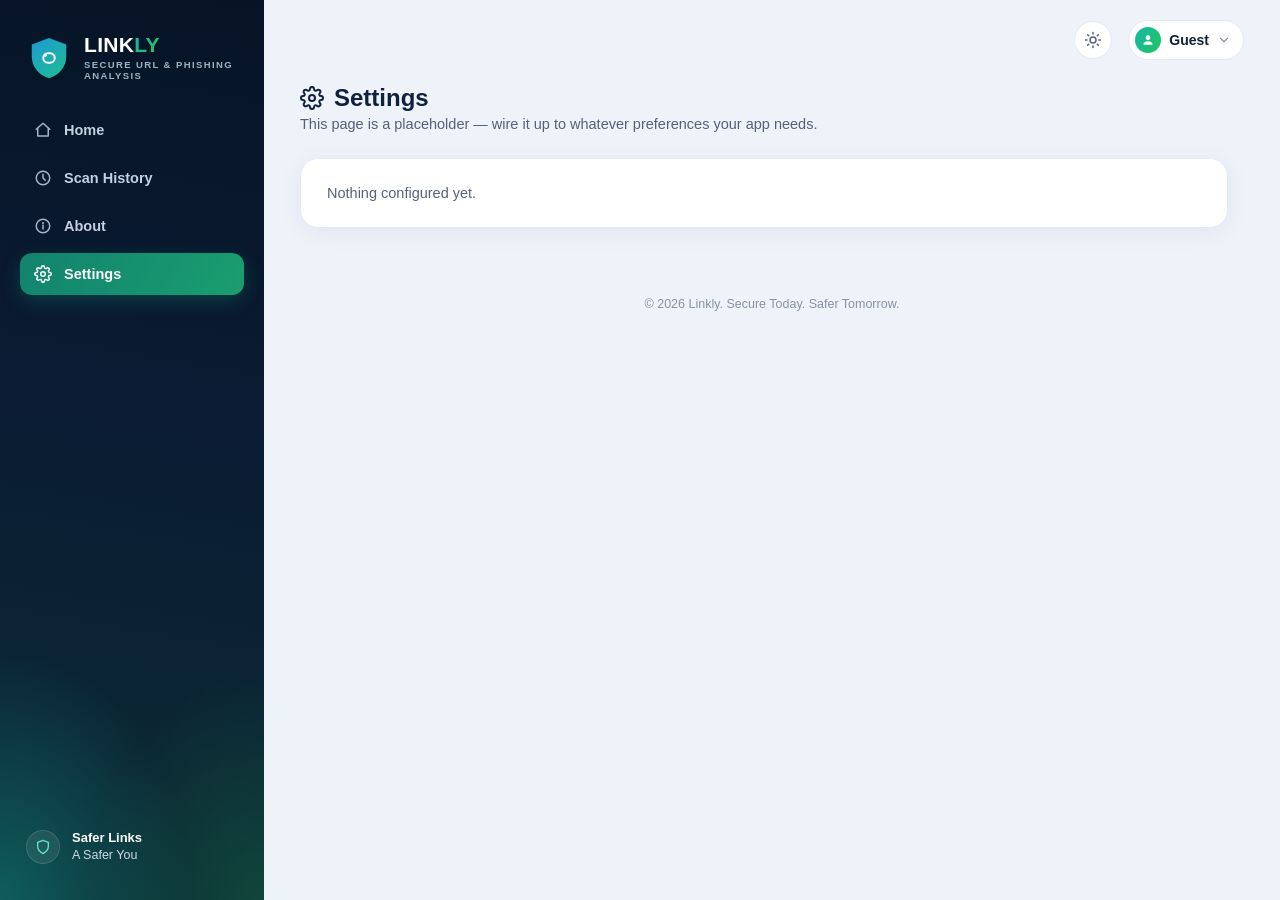
<file: Frontend/settings.html>
<!DOCTYPE html>
<html lang="en">
<head>
<meta charset="UTF-8" />
<meta name="viewport" content="width=device-width, initial-scale=1.0" />
<title>Settings — Linkly</title>
<link rel="stylesheet" href="styles.css" />
</head>
<body>
<div class="app-shell">

  <!-- ================= SIDEBAR ================= -->
  <aside class="sidebar">
    <div class="brand">
      <svg class="brand-mark" viewBox="0 0 48 48" fill="none" xmlns="http://www.w3.org/2000/svg">
        <path d="M24 3L42 10V22C42 33.5 34.8 42 24 45C13.2 42 6 33.5 6 22V10L24 3Z" fill="url(#shieldGrad)"/>
        <path d="M18 24C18 21.2 20.2 19 23 19H25C27.8 19 30 21.2 30 24V24C30 26.8 27.8 29 25 29H23C20.2 29 18 26.8 18 24Z" stroke="white" stroke-width="2" fill="none"/>
        <circle cx="20" cy="21" r="1.6" fill="white"/>
        <defs>
          <linearGradient id="shieldGrad" x1="6" y1="3" x2="42" y2="45" gradientUnits="userSpaceOnUse">
            <stop stop-color="#1c9ad6"/>
            <stop offset="1" stop-color="#1fbf8f"/>
          </linearGradient>
        </defs>
      </svg>
      <div class="brand-text">
        <span class="brand-name">LINK<span class="accent">LY</span></span>
        <span class="brand-tag">SECURE URL &amp; PHISHING ANALYSIS</span>
      </div>
    </div>

    <nav class="nav">
      <a href="index.html" class="nav-item">
        <svg width="18" height="18" viewBox="0 0 24 24" fill="none" stroke="currentColor" stroke-width="2" stroke-linecap="round" stroke-linejoin="round"><path d="M3 11l9-8 9 8"/><path d="M5 10v10h14V10"/></svg>
        Home
      </a>
      <a href="history.html" class="nav-item">
        <svg width="18" height="18" viewBox="0 0 24 24" fill="none" stroke="currentColor" stroke-width="2" stroke-linecap="round" stroke-linejoin="round"><circle cx="12" cy="12" r="9"/><path d="M12 7v5l3 3"/></svg>
        Scan History
      </a>
      <a href="about.html" class="nav-item">
        <svg width="18" height="18" viewBox="0 0 24 24" fill="none" stroke="currentColor" stroke-width="2" stroke-linecap="round" stroke-linejoin="round"><circle cx="12" cy="12" r="9"/><path d="M12 16v-5"/><circle cx="12" cy="8" r="0.5" fill="currentColor"/></svg>
        About
      </a>
      <a href="settings.html" class="nav-item active">
        <svg width="18" height="18" viewBox="0 0 24 24" fill="none" stroke="currentColor" stroke-width="2" stroke-linecap="round" stroke-linejoin="round"><circle cx="12" cy="12" r="3"/><path d="M19.4 15a1.7 1.7 0 00.34 1.87l.06.06a2 2 0 11-2.83 2.83l-.06-.06a1.7 1.7 0 00-1.87-.34 1.7 1.7 0 00-1 1.55V21a2 2 0 11-4 0v-.09a1.7 1.7 0 00-1-1.55 1.7 1.7 0 00-1.87.34l-.06.06a2 2 0 11-2.83-2.83l.06-.06a1.7 1.7 0 00.34-1.87 1.7 1.7 0 00-1.55-1H3a2 2 0 110-4h.09a1.7 1.7 0 001.55-1 1.7 1.7 0 00-.34-1.87l-.06-.06a2 2 0 112.83-2.83l.06.06a1.7 1.7 0 001.87.34H9a1.7 1.7 0 001-1.55V3a2 2 0 114 0v.09a1.7 1.7 0 001 1.55 1.7 1.7 0 001.87-.34l.06-.06a2 2 0 112.83 2.83l-.06.06a1.7 1.7 0 00-.34 1.87V9a1.7 1.7 0 001.55 1H21a2 2 0 110 4h-.09a1.7 1.7 0 00-1.55 1z"/></svg>
        Settings
      </a>
    </nav>

    <div class="sidebar-footer">
      <div class="foot-icon">
        <svg width="16" height="16" viewBox="0 0 24 24" fill="none" stroke="#5be8c4" stroke-width="2" stroke-linecap="round" stroke-linejoin="round"><path d="M12 2l8 3v6c0 5-3.4 8.5-8 11-4.6-2.5-8-6-8-11V5l8-3z"/></svg>
      </div>
      <div class="foot-copy">
        <strong>Safer Links</strong>
        A Safer You
      </div>
    </div>
  </aside>

  <!-- ================= MAIN ================= -->
  <div class="main">

    <header class="topbar">
      <button class="icon-btn" id="themeToggle" title="Toggle theme" aria-label="Toggle theme">
        <svg width="18" height="18" viewBox="0 0 24 24" fill="none" stroke="currentColor" stroke-width="2" stroke-linecap="round" stroke-linejoin="round"><circle cx="12" cy="12" r="4"/><path d="M12 2v2M12 20v2M4.9 4.9l1.4 1.4M17.7 17.7l1.4 1.4M2 12h2M20 12h2M4.9 19.1l1.4-1.4M17.7 6.3l1.4-1.4"/></svg>
      </button>
      <div class="user-chip">
        <span class="avatar">
          <svg width="14" height="14" viewBox="0 0 24 24" fill="currentColor"><circle cx="12" cy="8" r="4"/><path d="M4 20c0-4 3.6-6 8-6s8 2 8 6"/></svg>
        </span>
        Guest
        <svg class="chevron" width="14" height="14" viewBox="0 0 24 24" fill="none" stroke="currentColor" stroke-width="2" stroke-linecap="round" stroke-linejoin="round"><path d="M6 9l6 6 6-6"/></svg>
      </div>
    </header>

    <main class="content single-col">
      <section class="col-main">
        <div class="page-head">
          <h1>
            <svg width="24" height="24" viewBox="0 0 24 24" fill="none" stroke="currentColor" stroke-width="2" stroke-linecap="round" stroke-linejoin="round"><circle cx="12" cy="12" r="3"/><path d="M19.4 15a1.7 1.7 0 00.34 1.87l.06.06a2 2 0 11-2.83 2.83l-.06-.06a1.7 1.7 0 00-1.87-.34 1.7 1.7 0 00-1 1.55V21a2 2 0 11-4 0v-.09a1.7 1.7 0 00-1-1.55 1.7 1.7 0 00-1.87.34l-.06.06a2 2 0 11-2.83-2.83l.06-.06a1.7 1.7 0 00.34-1.87 1.7 1.7 0 00-1.55-1H3a2 2 0 110-4h.09a1.7 1.7 0 001.55-1 1.7 1.7 0 00-.34-1.87l-.06-.06a2 2 0 112.83-2.83l.06.06a1.7 1.7 0 001.87.34H9a1.7 1.7 0 001-1.55V3a2 2 0 114 0v.09a1.7 1.7 0 001 1.55 1.7 1.7 0 001.87-.34l.06-.06a2 2 0 112.83 2.83l-.06.06a1.7 1.7 0 00-.34 1.87V9a1.7 1.7 0 001.55 1H21a2 2 0 110 4h-.09a1.7 1.7 0 00-1.55 1z"/></svg>
            Settings
          </h1>
          <p>This page is a placeholder — wire it up to whatever preferences your app needs.</p>
        </div>
        <div class="card">
          <p style="color: var(--text-secondary); font-size: 14.5px; margin: 0;">Nothing configured yet.</p>
        </div>
      </section>
    </main>

    <p class="page-footer">© 2026 Linkly. Secure Today. Safer Tomorrow.</p>
  </div>
</div>

<script src="script.js"></script>
</body>
</html>
</file>
<file: Frontend/styles.css>
/* ==========================================================================
   Linkly — Secure URL & Phishing Analysis
   Shared stylesheet
   ========================================================================== */

:root {
  --navy-950: #071426;
  --navy-900: #0a1b33;
  --navy-800: #0f2340;
  --navy-700: #14315a;
  --teal-600: #0d9488;
  --teal-500: #14b8a6;
  --green-500: #22c55e;
  --green-600: #16a34a;

  --accent-grad: linear-gradient(120deg, var(--teal-500), var(--green-500));

  --bg-page: #eef2f9;
  --bg-card: #ffffff;
  --bg-hero: #e7f0fd;
  --bg-soft: #f4f7fc;

  --text-primary: #10213f;
  --text-secondary: #55617a;
  --text-muted: #8792a6;

  --border-soft: #e4e9f2;

  --safe-bg: #e3f9ee;
  --safe-text: #1c9a5b;
  --risk-bg: #fdeaec;
  --risk-text: #e14a5f;

  --radius-lg: 18px;
  --radius-md: 12px;
  --radius-sm: 8px;

  --shadow-card: 0 4px 24px rgba(16, 33, 63, 0.06);
  --shadow-pop: 0 8px 30px rgba(16, 33, 63, 0.10);

  --sidebar-w: 264px;
}

[data-theme="dark"] {
  --bg-page: #0b1526;
  --bg-card: #101c33;
  --bg-hero: #10233f;
  --bg-soft: #0d1a2e;
  --text-primary: #eef3fb;
  --text-secondary: #aab4c8;
  --text-muted: #7987a1;
  --border-soft: #1e2c47;
  --safe-bg: #12301f;
  --safe-text: #4fd88a;
  --risk-bg: #351720;
  --risk-text: #f0808f;
  --shadow-card: 0 4px 24px rgba(0, 0, 0, 0.35);
  --shadow-pop: 0 8px 30px rgba(0, 0, 0, 0.45);
}

* { box-sizing: border-box; }

html, body {
  margin: 0;
  padding: 0;
}

body {
  font-family: "Inter", -apple-system, BlinkMacSystemFont, "Segoe UI", sans-serif;
  background: var(--bg-page);
  color: var(--text-primary);
  min-height: 100vh;
  -webkit-font-smoothing: antialiased;
}

a { color: inherit; text-decoration: none; }
ul { list-style: none; margin: 0; padding: 0; }
button { font-family: inherit; }

.app-shell {
  display: grid;
  grid-template-columns: var(--sidebar-w) 1fr;
  min-height: 100vh;
}

/* ---------------- Sidebar ---------------- */

.sidebar {
  position: relative;
  background: linear-gradient(190deg, var(--navy-950) 0%, var(--navy-900) 45%, #0c2c34 100%);
  color: #fff;
  padding: 28px 20px 32px;
  display: flex;
  flex-direction: column;
  overflow: hidden;
}

.sidebar::before {
  content: "";
  position: absolute;
  inset: auto 0 0 0;
  height: 46%;
  background:
    radial-gradient(120% 100% at 0% 100%, rgba(20, 184, 166, 0.35), transparent 60%),
    radial-gradient(120% 100% at 100% 100%, rgba(34, 197, 94, 0.18), transparent 55%);
  pointer-events: none;
}

.brand {
  display: flex;
  align-items: center;
  gap: 12px;
  padding: 6px 6px 28px;
  position: relative;
  z-index: 1;
}

.brand-mark {
  width: 46px;
  height: 46px;
  flex-shrink: 0;
}

.brand-text .brand-name {
  font-size: 21px;
  font-weight: 800;
  letter-spacing: 0.3px;
  line-height: 1;
}

.brand-text .brand-name .accent {
  background: var(--accent-grad);
  -webkit-background-clip: text;
  background-clip: text;
  color: transparent;
}

.brand-text .brand-tag {
  display: block;
  font-size: 9.5px;
  letter-spacing: 1.4px;
  color: #9db3c9;
  margin-top: 3px;
  font-weight: 600;
}

.nav {
  display: flex;
  flex-direction: column;
  gap: 6px;
  position: relative;
  z-index: 1;
}

.nav-item {
  display: flex;
  align-items: center;
  gap: 12px;
  padding: 12px 14px;
  border-radius: var(--radius-md);
  color: #c4d0e2;
  font-size: 14.5px;
  font-weight: 600;
  transition: background 0.15s ease, color 0.15s ease;
}

.nav-item svg { flex-shrink: 0; opacity: 0.85; }

.nav-item:hover {
  background: rgba(255, 255, 255, 0.06);
  color: #fff;
}

.nav-item.active {
  background: linear-gradient(120deg, #12836f, #1a9e6f);
  color: #fff;
  box-shadow: 0 6px 18px rgba(15, 130, 105, 0.35);
}

.nav-item.active svg { opacity: 1; }

.sidebar-footer {
  margin-top: auto;
  position: relative;
  z-index: 1;
  display: flex;
  align-items: center;
  gap: 12px;
  padding: 16px 6px 4px;
}

.sidebar-footer .foot-icon {
  width: 34px;
  height: 34px;
  border-radius: 50%;
  background: rgba(255, 255, 255, 0.08);
  border: 1px solid rgba(255, 255, 255, 0.12);
  display: flex;
  align-items: center;
  justify-content: center;
  flex-shrink: 0;
}

.sidebar-footer .foot-copy {
  font-size: 12.5px;
  line-height: 1.3;
  color: #cdd9e8;
}

.sidebar-footer .foot-copy strong {
  display: block;
  color: #fff;
  font-size: 13px;
}

/* ---------------- Main / Topbar ---------------- */

.main {
  display: flex;
  flex-direction: column;
  min-height: 100vh;
}

.topbar {
  display: flex;
  align-items: center;
  justify-content: flex-end;
  gap: 16px;
  padding: 20px 36px;
}

.icon-btn {
  width: 38px;
  height: 38px;
  border-radius: 50%;
  border: 1px solid var(--border-soft);
  background: var(--bg-card);
  display: flex;
  align-items: center;
  justify-content: center;
  cursor: pointer;
  color: var(--text-secondary);
  transition: background 0.15s ease, color 0.15s ease;
}

.icon-btn:hover { color: var(--teal-600); }

.user-chip {
  display: flex;
  align-items: center;
  gap: 8px;
  padding: 6px 12px 6px 6px;
  border-radius: 999px;
  background: var(--bg-card);
  border: 1px solid var(--border-soft);
  font-weight: 600;
  font-size: 14px;
  color: var(--text-primary);
  cursor: pointer;
}

.user-chip .avatar {
  width: 26px;
  height: 26px;
  border-radius: 50%;
  background: var(--accent-grad);
  display: flex;
  align-items: center;
  justify-content: center;
  color: #fff;
}

.user-chip svg.chevron { color: var(--text-muted); }

.content {
  padding: 4px 36px 48px;
  display: grid;
  grid-template-columns: 1fr 340px;
  gap: 22px;
  align-items: start;
}

.content.single-col {
  grid-template-columns: 1fr;
  max-width: 1000px;
}

.col-main, .col-side {
  display: flex;
  flex-direction: column;
  gap: 22px;
}

/* ---------------- Cards ---------------- */

.card {
  background: var(--bg-card);
  border-radius: var(--radius-lg);
  border: 1px solid var(--border-soft);
  box-shadow: var(--shadow-card);
  padding: 26px;
}

.card-title {
  display: flex;
  align-items: center;
  gap: 10px;
  font-size: 18px;
  font-weight: 800;
  color: var(--text-primary);
  margin: 0 0 18px;
}

.card-title .icon-badge {
  width: 30px;
  height: 30px;
  border-radius: 9px;
  background: var(--navy-900);
  color: #fff;
  display: flex;
  align-items: center;
  justify-content: center;
  flex-shrink: 0;
}

/* ---------------- Hero ---------------- */

.hero {
  background: linear-gradient(120deg, var(--bg-hero), #eef8f5);
  border-radius: var(--radius-lg);
  padding: 38px 40px;
  display: flex;
  align-items: center;
  justify-content: space-between;
  gap: 30px;
  border: 1px solid var(--border-soft);
  box-shadow: var(--shadow-card);
}

.hero-copy { max-width: 560px; }

.hero-eyebrow {
  font-size: 17px;
  font-weight: 700;
  color: var(--text-secondary);
  margin: 0 0 2px;
}

.hero-logo {
  font-size: 44px;
  font-weight: 900;
  letter-spacing: 0.5px;
  color: var(--text-primary);
  margin: 0 0 14px;
}

.hero-logo .accent {
  background: var(--accent-grad);
  -webkit-background-clip: text;
  background-clip: text;
  color: transparent;
}

.hero-sub {
  font-size: 17px;
  font-weight: 700;
  color: var(--text-primary);
  margin: 0 0 10px;
}

.hero-desc {
  font-size: 14.5px;
  line-height: 1.65;
  color: var(--text-secondary);
  margin: 0;
}

.hero-art { flex-shrink: 0; width: 260px; }

/* ---------------- Scan box ---------------- */

.scan-row {
  display: flex;
  gap: 12px;
}

.scan-input-wrap {
  flex: 1;
  display: flex;
  align-items: center;
  gap: 10px;
  border: 1px solid var(--border-soft);
  background: var(--bg-soft);
  border-radius: var(--radius-md);
  padding: 0 16px;
}

.scan-input-wrap svg { color: var(--text-muted); flex-shrink: 0; }

.scan-input-wrap input {
  border: none;
  background: transparent;
  outline: none;
  flex: 1;
  padding: 15px 0;
  font-size: 14.5px;
  color: var(--text-primary);
  font-family: inherit;
}

.scan-input-wrap input::placeholder { color: var(--text-muted); }

.btn-primary {
  display: flex;
  align-items: center;
  gap: 10px;
  background: var(--navy-900);
  color: #fff;
  border: none;
  padding: 0 24px;
  border-radius: var(--radius-md);
  font-weight: 700;
  font-size: 14.5px;
  cursor: pointer;
  transition: background 0.15s ease, transform 0.1s ease;
  white-space: nowrap;
}

.btn-primary:hover { background: var(--navy-800); }
.btn-primary:active { transform: translateY(1px); }

.example-hint {
  font-size: 12.5px;
  color: var(--text-muted);
  margin: 12px 2px 0;
}

/* ---------------- Scan result ---------------- */

.result-banner {
  display: flex;
  align-items: flex-start;
  gap: 14px;
  border-radius: var(--radius-md);
  padding: 18px 20px;
  margin-bottom: 20px;
}

.result-banner.safe { background: var(--safe-bg); }
.result-banner.risk { background: var(--risk-bg); }

.result-banner .badge-icon {
  width: 34px;
  height: 34px;
  border-radius: 50%;
  display: flex;
  align-items: center;
  justify-content: center;
  color: #fff;
  flex-shrink: 0;
}

.result-banner.safe .badge-icon { background: var(--green-600); }
.result-banner.risk .badge-icon { background: #d64457; }

.result-banner h3 {
  margin: 0 0 3px;
  font-size: 16px;
}

.result-banner.safe h3 { color: var(--safe-text); }
.result-banner.risk h3 { color: var(--risk-text); }

.result-banner p {
  margin: 0;
  font-size: 13.5px;
  color: var(--text-secondary);
}

.result-details {
  background: var(--bg-soft);
  border-radius: var(--radius-md);
  padding: 18px 20px;
}

.detail-row {
  display: grid;
  grid-template-columns: 120px 1fr;
  gap: 10px;
  padding: 9px 0;
  font-size: 14px;
  border-bottom: 1px solid var(--border-soft);
}

.detail-row:last-child { border-bottom: none; }

.detail-row .label { color: var(--text-secondary); font-weight: 600; }
.detail-row .value { color: var(--text-primary); }
.detail-row .value a { color: #2f6fed; }

.pill {
  display: inline-flex;
  align-items: center;
  padding: 4px 14px;
  border-radius: 999px;
  font-size: 12.5px;
  font-weight: 700;
  width: fit-content;
}

.pill.low { background: var(--safe-bg); color: var(--safe-text); }
.pill.medium { background: #fff4dd; color: #b3791a; }
.pill.high { background: var(--risk-bg); color: var(--risk-text); }

.reason-list { display: flex; flex-direction: column; gap: 7px; }
.reason-list li {
  display: flex;
  align-items: center;
  gap: 8px;
  color: var(--text-primary);
}
.reason-list li svg { color: var(--green-600); flex-shrink: 0; }
.reason-list.bad li svg { color: var(--risk-text); }

.result-footer {
  margin-top: 18px;
  text-align: center;
  padding: 13px;
  border-radius: 999px;
  font-weight: 700;
  font-size: 13.5px;
  display: flex;
  align-items: center;
  justify-content: center;
  gap: 10px;
}

.result-footer.safe { background: var(--safe-bg); color: var(--safe-text); }
.result-footer.risk { background: var(--risk-bg); color: var(--risk-text); }

.result-footer .dash { color: currentColor; opacity: 0.5; }

/* ---------------- Side cards ---------------- */

.why-list { display: flex; flex-direction: column; gap: 18px; }

.why-item {
  display: flex;
  gap: 14px;
  align-items: flex-start;
}

.why-item .why-icon {
  width: 38px;
  height: 38px;
  border-radius: 10px;
  background: var(--bg-soft);
  color: var(--teal-600);
  display: flex;
  align-items: center;
  justify-content: center;
  flex-shrink: 0;
}

.why-item h4 {
  margin: 0 0 2px;
  font-size: 14.5px;
  color: var(--text-primary);
}

.why-item p {
  margin: 0;
  font-size: 13px;
  color: var(--text-secondary);
  line-height: 1.5;
}

.card-header-row {
  display: flex;
  align-items: center;
  justify-content: space-between;
  margin-bottom: 16px;
}

.card-header-row .card-title { margin-bottom: 0; }

.view-all {
  font-size: 13px;
  font-weight: 700;
  color: var(--teal-600);
  display: flex;
  align-items: center;
  gap: 4px;
}

.scan-list { display: flex; flex-direction: column; gap: 14px; }

.scan-list-item {
  display: flex;
  align-items: center;
  gap: 12px;
}

.scan-list-item .link-icon {
  width: 32px;
  height: 32px;
  border-radius: 8px;
  background: var(--bg-soft);
  color: var(--text-muted);
  display: flex;
  align-items: center;
  justify-content: center;
  flex-shrink: 0;
}

.scan-list-item .scan-info { flex: 1; min-width: 0; }

.scan-list-item .scan-url {
  font-size: 13.5px;
  font-weight: 600;
  color: var(--text-primary);
  white-space: nowrap;
  overflow: hidden;
  text-overflow: ellipsis;
  display: block;
}

.scan-list-item .badge {
  display: inline-block;
  margin-top: 4px;
  padding: 2px 10px;
  border-radius: 999px;
  font-size: 11px;
  font-weight: 700;
}

.badge.safe { background: var(--safe-bg); color: var(--safe-text); }
.badge.risk { background: var(--risk-bg); color: var(--risk-text); }

.scan-list-item .scan-time {
  font-size: 12px;
  color: var(--text-muted);
  white-space: nowrap;
  flex-shrink: 0;
}

.stats-row {
  display: grid;
  grid-template-columns: repeat(3, 1fr);
  gap: 10px;
}

.stat-box {
  text-align: left;
}

.stat-box .stat-label {
  font-size: 12px;
  color: var(--text-secondary);
  margin: 0 0 4px;
}

.stat-box .stat-value {
  font-size: 24px;
  font-weight: 800;
}

.stat-box.total .stat-value { color: var(--navy-900); }
[data-theme="dark"] .stat-box.total .stat-value { color: #eef3fb; }
.stat-box.safe .stat-value { color: var(--green-600); }
.stat-box.risk .stat-value { color: #e14a5f; }

/* ---------------- Footer ---------------- */

.page-footer {
  text-align: center;
  font-size: 12.5px;
  color: var(--text-muted);
  padding: 8px 0 4px;
}

/* ---------------- Page header (History / About) ---------------- */

.page-head {
  margin-bottom: 4px;
}

.page-head h1 {
  font-size: 24px;
  font-weight: 800;
  margin: 0 0 4px;
  display: flex;
  align-items: center;
  gap: 10px;
}

.page-head p {
  margin: 0;
  color: var(--text-secondary);
  font-size: 14.5px;
}

/* ---------------- History page ---------------- */

.filter-bar {
  display: flex;
  align-items: center;
  gap: 12px;
  flex-wrap: wrap;
}

.search-wrap {
  flex: 1;
  min-width: 220px;
  display: flex;
  align-items: center;
  gap: 10px;
  border: 1px solid var(--border-soft);
  background: var(--bg-soft);
  border-radius: var(--radius-md);
  padding: 0 14px;
}

.search-wrap svg { color: var(--text-muted); flex-shrink: 0; }

.search-wrap input {
  border: none;
  background: transparent;
  outline: none;
  flex: 1;
  padding: 12px 0;
  font-size: 14px;
  color: var(--text-primary);
  font-family: inherit;
}

.filter-chips {
  display: flex;
  gap: 8px;
}

.chip {
  padding: 10px 16px;
  border-radius: 999px;
  border: 1px solid var(--border-soft);
  background: var(--bg-card);
  font-size: 13px;
  font-weight: 700;
  color: var(--text-secondary);
  cursor: pointer;
  transition: all 0.15s ease;
}

.chip:hover { color: var(--text-primary); }

.chip.active.all { background: var(--navy-900); color: #fff; border-color: var(--navy-900); }
.chip.active.safe { background: var(--green-600); color: #fff; border-color: var(--green-600); }
.chip.active.risk { background: #d64457; color: #fff; border-color: #d64457; }

.history-table {
  width: 100%;
  border-collapse: collapse;
}

.history-table thead th {
  text-align: left;
  font-size: 12px;
  text-transform: none;
  color: var(--text-muted);
  font-weight: 700;
  padding: 0 14px 12px;
  border-bottom: 1px solid var(--border-soft);
}

.history-table tbody td {
  padding: 15px 14px;
  border-bottom: 1px solid var(--border-soft);
  font-size: 14px;
  vertical-align: middle;
}

.history-table tbody tr:last-child td { border-bottom: none; }
.history-table tbody tr:hover { background: var(--bg-soft); }

.url-cell {
  display: flex;
  align-items: center;
  gap: 10px;
  font-weight: 600;
  color: var(--text-primary);
}

.url-cell .link-icon {
  width: 30px;
  height: 30px;
  border-radius: 8px;
  background: var(--bg-soft);
  color: var(--text-muted);
  display: flex;
  align-items: center;
  justify-content: center;
  flex-shrink: 0;
}

.risk-dot {
  display: inline-flex;
  align-items: center;
  gap: 6px;
  font-size: 13px;
  font-weight: 600;
}

.risk-dot::before {
  content: "";
  width: 8px;
  height: 8px;
  border-radius: 50%;
  background: currentColor;
}

.risk-dot.low { color: var(--safe-text); }
.risk-dot.medium { color: #b3791a; }
.risk-dot.high { color: var(--risk-text); }

.row-action {
  color: var(--teal-600);
  font-weight: 700;
  font-size: 13px;
  display: flex;
  align-items: center;
  gap: 4px;
}

.table-wrap { overflow-x: auto; }

.pagination {
  display: flex;
  align-items: center;
  justify-content: space-between;
  margin-top: 18px;
  font-size: 13px;
  color: var(--text-muted);
}

.page-btns { display: flex; gap: 6px; }

.page-btn {
  width: 32px;
  height: 32px;
  border-radius: 8px;
  border: 1px solid var(--border-soft);
  background: var(--bg-card);
  color: var(--text-secondary);
  font-weight: 700;
  font-size: 13px;
  cursor: pointer;
}

.page-btn.active { background: var(--navy-900); color: #fff; border-color: var(--navy-900); }

/* ---------------- About page ---------------- */

.about-hero {
  background: linear-gradient(120deg, var(--bg-hero), #eef8f5);
  border-radius: var(--radius-lg);
  border: 1px solid var(--border-soft);
  box-shadow: var(--shadow-card);
  padding: 42px 44px;
  text-align: center;
}

.about-hero .brand-mark { width: 60px; height: 60px; margin: 0 auto 18px; }

.about-hero h1 {
  font-size: 30px;
  font-weight: 900;
  margin: 0 0 12px;
}

.about-hero h1 .accent {
  background: var(--accent-grad);
  -webkit-background-clip: text;
  background-clip: text;
  color: transparent;
}

.about-hero p {
  max-width: 560px;
  margin: 0 auto;
  color: var(--text-secondary);
  font-size: 15px;
  line-height: 1.7;
}

.about-grid {
  display: grid;
  grid-template-columns: repeat(3, 1fr);
  gap: 20px;
}

.about-feature {
  display: flex;
  flex-direction: column;
  gap: 12px;
}

.about-feature .why-icon {
  width: 42px;
  height: 42px;
  border-radius: 11px;
}

.about-feature h4 { font-size: 15.5px; margin: 0; }
.about-feature p { font-size: 13.5px; color: var(--text-secondary); line-height: 1.6; margin: 0; }

.steps-list {
  display: flex;
  flex-direction: column;
  gap: 0;
}

.step-row {
  display: flex;
  gap: 16px;
  padding: 16px 0;
  border-bottom: 1px solid var(--border-soft);
}

.step-row:last-child { border-bottom: none; }

.step-num {
  width: 32px;
  height: 32px;
  border-radius: 50%;
  background: var(--navy-900);
  color: #fff;
  font-weight: 800;
  font-size: 13.5px;
  display: flex;
  align-items: center;
  justify-content: center;
  flex-shrink: 0;
}

.step-row h4 { margin: 0 0 4px; font-size: 15px; }
.step-row p { margin: 0; font-size: 13.5px; color: var(--text-secondary); line-height: 1.55; }

.tag-row {
  display: flex;
  flex-wrap: wrap;
  gap: 10px;
}

.tag-pill {
  padding: 9px 16px;
  border-radius: 999px;
  background: var(--bg-soft);
  border: 1px solid var(--border-soft);
  font-size: 13px;
  font-weight: 600;
  color: var(--text-secondary);
  display: flex;
  align-items: center;
  gap: 8px;
}

.tag-pill svg { color: var(--teal-600); }

/* ---------------- Responsive ---------------- */

@media (max-width: 1180px) {
  .content { grid-template-columns: 1fr; }
  .about-grid { grid-template-columns: 1fr 1fr; }
}

@media (max-width: 860px) {
  .app-shell { grid-template-columns: 1fr; }
  .sidebar {
    flex-direction: row;
    align-items: center;
    padding: 16px 18px;
    overflow-x: auto;
  }
  .brand { padding: 0; margin-right: 12px; }
  .brand-text .brand-tag { display: none; }
  .nav { flex-direction: row; }
  .sidebar-footer { display: none; }
  .hero { flex-direction: column; text-align: center; }
  .hero-art { display: none; }
  .about-grid { grid-template-columns: 1fr; }
  .content { padding: 4px 18px 40px; }
  .topbar { padding: 16px 18px; }
}

@media (max-width: 560px) {
  .scan-row { flex-direction: column; }
  .btn-primary { justify-content: center; padding: 14px; }
  .detail-row { grid-template-columns: 100px 1fr; }
}
</file>
